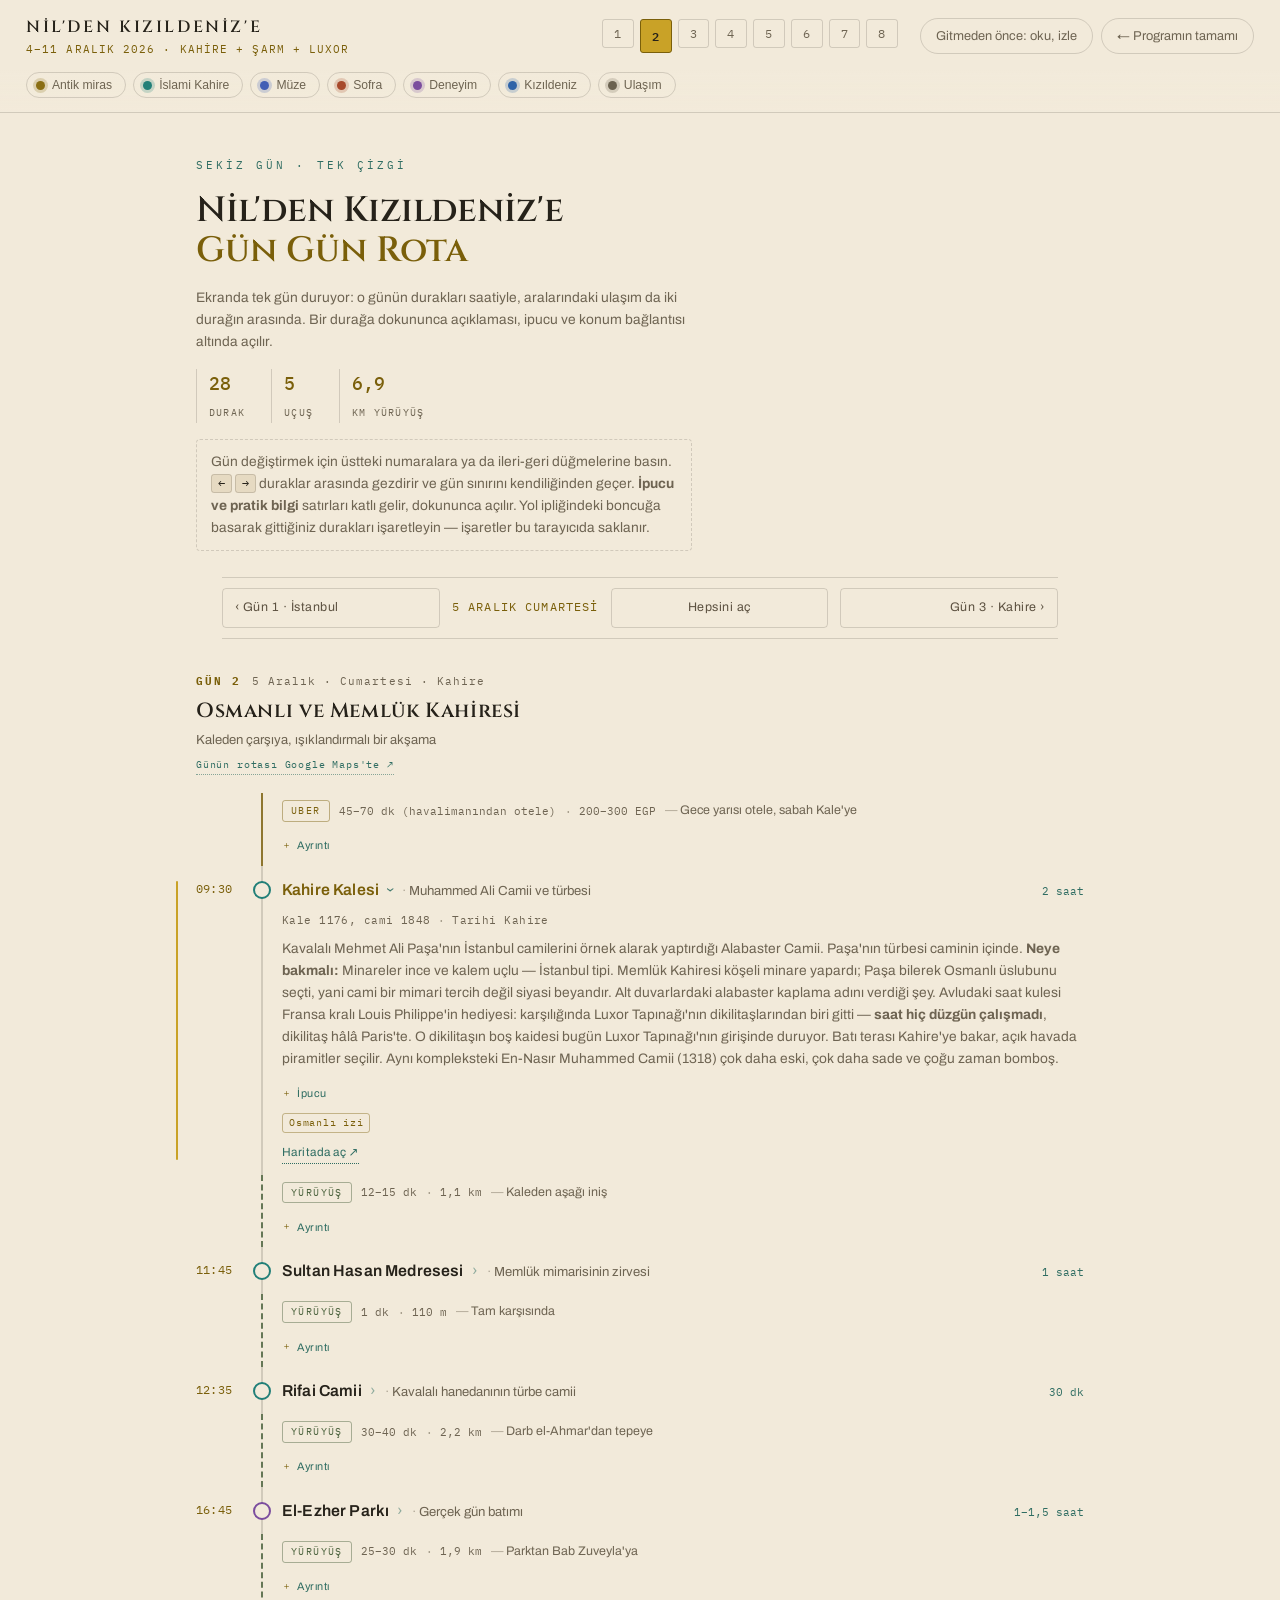
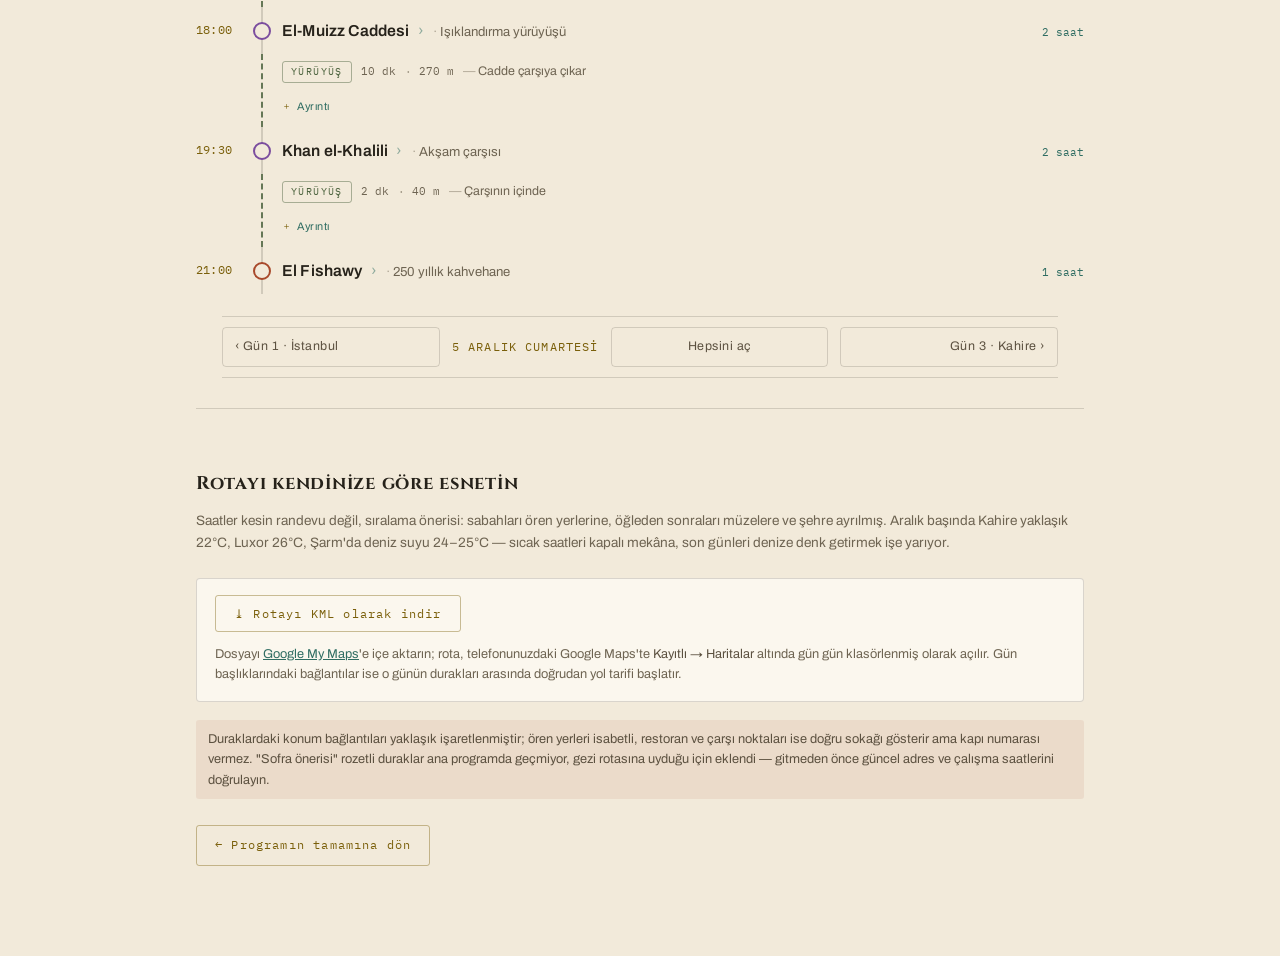
<file: rota.html>
<!DOCTYPE html>
<html lang="tr">
<head>
<meta charset="UTF-8">
<meta name="viewport" content="width=device-width, initial-scale=1.0">
<title>Nil'den Kızıldeniz'e — Kahire + Şarm + Luxor rotası</title>
<meta name="description" content="4–11 Aralık 2026 Mısır programının gün gün zaman çizelgesi: her durak saati, süresi ve aralarındaki ulaşımla.">
<link rel="preconnect" href="https://fonts.googleapis.com">
<link rel="preconnect" href="https://fonts.gstatic.com" crossorigin>
<link href="https://fonts.googleapis.com/css2?family=Archivo:wght@400;500;600&family=Cinzel:wght@500;600&family=IBM+Plex+Mono:wght@400;500&display=swap" rel="stylesheet">
<link href="assets/rota.css" rel="stylesheet">
</head>
<body>

<header class="ust">
  <div class="ust-sira">
    <a class="marka" href="./">
      <b>NİL'DEN KIZILDENİZ'E</b>
      <span>4–11 ARALIK 2026 · KAHİRE + ŞARM + LUXOR</span>
    </a>
    <ul class="gunler" id="gunler" aria-label="Günler"></ul>
    <div class="ust-cikis">
      <a class="geri" href="kaynaklar.html">Gitmeden önce: oku, izle</a>
      <a class="geri" href="./">← Programın tamamı</a>
    </div>
  </div>
  <div class="ust-sira">
    <ul class="filtreler" id="filtreler" aria-label="Katman süzgeçleri"></ul>
  </div>
</header>

<main class="sahne">

  <div class="panel">

    <section class="giris">
      <p class="eyebrow">Sekiz gün · tek çizgi</p>
      <h1>Nil'den Kızıldeniz'e<br><em>Gün Gün Rota</em></h1>
      <p>
        Ekranda tek gün duruyor: o günün durakları saatiyle, aralarındaki
        ulaşım da iki durağın arasında. Bir durağa dokununca açıklaması,
        ipucu ve konum bağlantısı altında açılır.
      </p>

      <div class="giris-olcu">
        <div><b id="olcu-durak">—</b><span>durak</span></div>
        <div><b id="olcu-ucus">—</b><span>uçuş</span></div>
        <div><b id="olcu-yuruyus">—</b><span>km yürüyüş</span></div>
      </div>

      <p class="ipucu-satir">
        Gün değiştirmek için üstteki numaralara ya da ileri-geri düğmelerine
        basın. <kbd>←</kbd> <kbd>→</kbd> duraklar arasında gezdirir ve gün
        sınırını kendiliğinden geçer. <b>İpucu ve pratik bilgi</b> satırları
        katlı gelir, dokununca açılır. Yol ipliğindeki boncuğa basarak
        gittiğiniz durakları işaretleyin — işaretler bu tarayıcıda saklanır.
      </p>
    </section>

    <nav class="gun-nav" aria-label="Gün değiştir">
      <button class="gun-nav-geri" type="button"></button>
      <span class="gun-nav-etiket"></span>
      <button class="hepsi-btn" type="button" aria-pressed="false">Hepsini aç</button>
      <button class="gun-nav-ileri" type="button"></button>
    </nav>

    <div id="panel"></div>

    <nav class="gun-nav" aria-label="Gün değiştir">
      <button class="gun-nav-geri" type="button"></button>
      <span class="gun-nav-etiket"></span>
      <button class="hepsi-btn" type="button" aria-pressed="false">Hepsini aç</button>
      <button class="gun-nav-ileri" type="button"></button>
    </nav>


    <section class="kapanis">
      <h2>Rotayı kendinize göre esnetin</h2>
      <p>
        Saatler kesin randevu değil, sıralama önerisi: sabahları ören yerlerine, öğleden
        sonraları müzelere ve şehre ayrılmış. Aralık başında Kahire yaklaşık 22°C, Luxor 26°C,
        Şarm'da deniz suyu 24–25°C — sıcak saatleri kapalı mekâna, son günleri denize denk
        getirmek işe yarıyor.
      </p>
      <div class="aktar">
        <button class="aktar-btn" id="kml-btn" type="button">⤓ Rotayı KML olarak indir</button>
        <p>
          Dosyayı <a href="https://mymaps.google.com" target="_blank" rel="noopener">Google My Maps</a>'e
          içe aktarın; rota, telefonunuzdaki Google Maps'te <em>Kayıtlı → Haritalar</em> altında
          gün gün klasörlenmiş olarak açılır. Gün başlıklarındaki bağlantılar ise o günün
          durakları arasında doğrudan yol tarifi başlatır.
        </p>
      </div>

      <p class="uyari">
        Duraklardaki konum bağlantıları yaklaşık işaretlenmiştir; ören yerleri isabetli,
        restoran ve çarşı noktaları ise doğru sokağı gösterir ama kapı numarası vermez. "Sofra önerisi"
        rozetli duraklar ana programda geçmiyor, gezi rotasına uyduğu için eklendi —
        gitmeden önce güncel adres ve çalışma saatlerini doğrulayın.
      </p>
      <a class="cikis" href="./">← Programın tamamına dön</a>
    </section>

  </div>

</main>


<script type="module" src="assets/rota.js"></script>
</body>
</html>
</file>
<file: assets/rota.css>
/* ============================================================
   Nil Boyunca — interaktif rota
   Aşağı kaydırmak güneye gitmektir: sayfanın dikey ekseni
   gerçek enlemi izler, Kahire 30.1°K'den Luxor 25.7°K'ye.
   ============================================================ */

:root {
  /* Kireçtaşı zemin, mürekkep metin — index.html ile aynı palet.
     Renkler açık zemine göre seçildi: metin 4,5:1, çizgi ve nokta gibi
     grafik ögeler 3:1 kontrastı geçiyor. Altının iki hâli var, çünkü
     #C9A227 kireçtaşı üstünde 2:1'de kalıyor: pigment hâli yalnızca
     dolgu olarak, koyu hâli metin ve çizgi olarak kullanılıyor. */
  --zemin:       #F2EADA;   /* sayfa */
  --kagit:       #FBF7EE;   /* yükseltilmiş yüzey */
  --oyuk:        #E6DAC2;   /* çukur yüzey: görsel yeri, kbd */

  --metin:       #26221A;   /* ana metin        13,2:1 */
  --metin-orta:  #5C5140;   /* ikincil, sıcak    6,5:1 */
  --metin-soluk: #6E6452;   /* susturulmuş       4,9:1 */

  --altin:       #C9A227;   /* pigment: yalnızca dolgu */
  --altin-yazi:  #7A5F0A;   /* metin ve çizgi    5,1:1 */
  --nil:         #2F6D62;   /* bağlantı, teal    5,0:1 */
  --cizgi:       rgba(38, 34, 26, .16);

  --k-antik:    #9A7B15;
  --k-islami:   #217F78;
  --k-muze:     #425FB5;
  --k-yemek:    #A8492B;
  --k-deneyim:  #7B4D9E;
  --k-ulasim:   #6B6250;

  --ust-h: 128px;
  --panel-w: 484px;
  --ip-x: 66px;   /* yol ipliğinin kart içindeki yatay ekseni */
}

* { margin: 0; padding: 0; box-sizing: border-box; }

html { scroll-behavior: smooth; }

body {
  background: var(--zemin);
  color: var(--metin);
  font-family: "Archivo", system-ui, sans-serif;
  font-size: 15px;
  line-height: 1.6;
  -webkit-font-smoothing: antialiased;
  overflow-x: hidden;
}

a { color: inherit; }

:focus-visible {
  outline: 2px solid var(--altin-yazi);
  outline-offset: 3px;
  border-radius: 2px;
}

.gizli-baslik {
  position: absolute; width: 1px; height: 1px;
  overflow: hidden; clip: rect(0 0 0 0); white-space: nowrap;
}

/* ————————————————————————————————— ÜST ŞERİT */

.ust {
  position: sticky; top: 0; z-index: 40;
  background: linear-gradient(var(--zemin) 62%, rgba(242, 234, 218, .93));
  border-bottom: 1px solid var(--cizgi);
  backdrop-filter: blur(14px);
}

.ust-sira {
  display: flex; align-items: center; gap: 22px;
  padding: 14px 26px;
  flex-wrap: wrap;
}

.ust-sira + .ust-sira {
  padding-top: 0; padding-bottom: 14px;
}

.marka {
  display: flex; flex-direction: column; gap: 1px;
  text-decoration: none; margin-right: auto;
}
.marka b {
  font-family: "Cinzel", serif;
  font-size: 1.02rem; font-weight: 600;
  letter-spacing: .16em; color: var(--metin);
}
.marka span {
  font-family: "IBM Plex Mono", monospace;
  font-size: .68rem; letter-spacing: .1em; color: var(--altin-yazi);
}

.geri {
  font-size: .8rem; color: var(--metin-soluk); text-decoration: none;
  border: 1px solid var(--cizgi); border-radius: 999px;
  padding: 7px 15px; white-space: nowrap;
  transition: color .18s ease, border-color .18s ease;
}
.geri:hover { color: var(--metin); border-color: var(--metin-orta); }
.ust-cikis { display: flex; gap: 8px; flex-wrap: wrap; }

/* Gün seçici */

.gunler {
  display: flex; gap: 6px; flex-wrap: wrap;
  list-style: none;
}
.gun-chip {
  font-family: "IBM Plex Mono", monospace;
  font-size: .74rem; letter-spacing: .06em;
  background: transparent; color: var(--metin-soluk);
  border: 1px solid var(--cizgi); border-radius: 3px;
  padding: 6px 11px; cursor: pointer;
  transition: color .18s ease, border-color .18s ease, background .18s ease;
}
.gun-chip:hover { color: var(--metin); border-color: var(--metin-orta); }
.gun-chip[aria-current="true"] {
  background: var(--altin); border-color: var(--altin-yazi);
  color: var(--metin); font-weight: 600;
}
.gun-chip.tamam::after { content: " ✓"; }
.gun-chip.tamam:not([aria-current="true"]) {
  color: var(--nil);
  border-color: color-mix(in srgb, var(--nil) 55%, transparent);
}

/* Kategori filtreleri */

.filtreler {
  display: flex; gap: 7px; flex-wrap: wrap; list-style: none;
}
.filtre {
  display: inline-flex; align-items: center; gap: 7px;
  font-size: .76rem; color: var(--metin-soluk);
  background: transparent; border: 1px solid var(--cizgi);
  border-radius: 999px; padding: 5px 13px 5px 9px;
  cursor: pointer;
  transition: color .18s ease, border-color .18s ease, opacity .18s ease;
}
.filtre:hover { color: var(--metin); }
.filtre .nokta {
  width: 9px; height: 9px; border-radius: 50%;
  background: var(--f-renk, var(--altin));
  box-shadow: 0 0 0 3px color-mix(in srgb, var(--f-renk, var(--altin)) 22%, transparent);
}
.filtre[aria-pressed="false"] { opacity: .38; }
.filtre[aria-pressed="false"] .nokta { background: var(--metin-soluk); box-shadow: none; }

/* ————————————————————————————————— SAHNE */

/* Tek sütun: odak duraklarda. Harita üstte, küçük ve yapışkan —
   nerede olduğunuzu göstermeye yeter, ekranı kaplamaz. */
.sahne {
  display: flex; flex-direction: column;
  max-width: 940px; margin: 0 auto;
}

.zemin-not {
  position: absolute; z-index: 6; right: 14px; top: 92px;
  max-width: 250px;
  font-family: "IBM Plex Mono", monospace; font-size: .68rem; line-height: 1.6;
  color: var(--metin-orta); background: var(--kagit);
  border: 1px solid color-mix(in srgb, var(--altin-yazi) 40%, transparent); border-radius: 3px;
  padding: 9px 12px; backdrop-filter: blur(8px);
  opacity: 0; transform: translateY(-6px); pointer-events: none;
  transition: opacity .3s ease, transform .3s ease;
}
.zemin-not.gorunur { opacity: 1; transform: none; }
#adim-sayac {
  font-family: "IBM Plex Mono", monospace;
  font-size: .7rem; letter-spacing: .05em; color: var(--altin-yazi);
  min-width: 46px; text-align: center;
}
@keyframes sonar {
  0%   { transform: scale(.35); opacity: 1; }
  100% { transform: scale(1);   opacity: 0; }
}

/* ————————————————————————————————— PANEL + NİLOMETRE */

.panel {
  position: relative;
  padding: 0 26px;
}


/* ————————————————————————————————— GİRİŞ BLOĞU */

.giris { padding: 74px 0 60px; max-width: 34rem; }
.giris .eyebrow {
  font-family: "IBM Plex Mono", monospace;
  font-size: .68rem; letter-spacing: .28em;
  color: var(--nil); text-transform: uppercase; margin-bottom: 16px;
}
.giris h1 {
  font-family: "Cinzel", serif; font-weight: 600;
  font-size: clamp(1.9rem, 3.4vw, 2.7rem); line-height: 1.14;
  color: var(--metin);
}
.giris h1 em { font-style: normal; color: var(--altin-yazi); }
.giris p { color: var(--metin-soluk); margin-top: 16px; }

.giris-olcu {
  display: flex; gap: 26px; margin-top: 28px; flex-wrap: wrap;
  font-family: "IBM Plex Mono", monospace;
}
.giris-olcu div { border-left: 1px solid var(--cizgi); padding-left: 12px; }
.giris-olcu b {
  display: block; font-size: 1.15rem; font-weight: 500; color: var(--altin-yazi);
}
.giris-olcu span {
  font-size: .64rem; letter-spacing: .12em;
  text-transform: uppercase; color: var(--metin-soluk);
}

.ipucu-satir {
  margin-top: 18px; padding: 11px 14px;
  border: 1px dashed var(--cizgi); border-radius: 4px;
  font-size: .78rem; color: var(--metin-soluk);
}
.ipucu-satir kbd {
  font-family: "IBM Plex Mono", monospace; font-size: .72rem;
  background: var(--oyuk); border: 1px solid var(--cizgi);
  border-radius: 3px; padding: 1px 6px; color: var(--metin);
}

/* ————————————————————————————————— GÜN BLOKLARI */

.gun-blok {
  padding-bottom: 22px;
  scroll-margin-top: calc(var(--ust-h) + 8px);
}

/* Tek gün modunda yapışkan olmasına gerek yok: sayfada zaten tek gün var. */
.gun-basi {
  position: static;
  padding: 16px 0 12px;
}
.gun-basi .sira {
  font-family: "IBM Plex Mono", monospace;
  font-size: .66rem; letter-spacing: .2em; color: var(--altin-yazi);
  display: flex; gap: 10px; align-items: baseline;
}
.gun-basi .sira span { color: var(--metin-soluk); letter-spacing: .1em; }
.gun-basi h2 {
  font-family: "Cinzel", serif; font-weight: 600;
  font-size: 1.28rem; letter-spacing: .03em;
  color: var(--metin); margin-top: 5px;
}
.gun-basi .tema { font-size: .82rem; color: var(--metin-soluk); margin-top: 2px; }
.gun-gmaps {
  display: inline-block; margin-top: 7px;
  font-family: "IBM Plex Mono", monospace;
  font-size: .64rem; letter-spacing: .08em;
  color: var(--nil); text-decoration: none;
  border-bottom: 1px dotted color-mix(in srgb, var(--nil) 55%, transparent);
  transition: color .18s ease, border-color .18s ease;
}
.gun-gmaps:hover { color: var(--metin); border-color: var(--metin-orta); }

/* ————————————————————————————————— DURAK KARTI */

.durak {
  position: relative;
  display: grid; grid-template-columns: 58px 1fr;
  gap: 28px; padding: 15px 0;
  border-top: 1px solid var(--cizgi);
  cursor: pointer;
  transition: opacity .28s ease;
}
.durak:first-of-type { border-top: 0; }

.durak .saat {
  font-family: "IBM Plex Mono", monospace;
  font-size: .78rem; color: var(--altin-yazi);
  padding-top: 2px; letter-spacing: .02em;
}

.durak .govde { min-width: 0; }

.durak h3 {
  font-size: .99rem; font-weight: 600; letter-spacing: .01em;
  color: var(--metin);
  display: flex; align-items: center; gap: 9px; flex-wrap: wrap;
}
.durak .alt { font-size: .82rem; color: var(--metin-soluk); margin-top: 1px; }
.durak .metin { font-size: .86rem; color: var(--metin-soluk); margin-top: 8px; }

/* Görsel: yüklenemezse img kendini kaldırır, çerçeve de boş kalmasın. */
/* Görsel metnin yanında küçük durur: tam genişlik şerit hem kötü kırpıyordu
   hem de her kartta göz önce fotoğrafa gidiyordu. */
.foto-cerceve {
  float: right; width: 190px; margin: 3px 0 10px 16px;
  border-radius: 4px; overflow: hidden;
  border: 1px solid var(--cizgi); background: var(--kagit);
  line-height: 0;
}
.foto-cerceve:empty { display: none; }
.durak-foto {
  width: 100%; height: 124px; object-fit: cover; display: block;
  filter: saturate(.86) contrast(1.04);
  transition: transform .4s cubic-bezier(.2, .8, .3, 1), filter .3s ease;
}
.durak:hover .durak-foto { transform: scale(1.03); filter: saturate(1) contrast(1.06); }
.durak.etkin .durak-foto { filter: saturate(1) contrast(1.06); }

/* Büyütülebilirlik görünsün: imleç ve köşedeki simge çerçevenin
   tıklanabilir olduğunu söylüyor. */
.foto-cerceve { position: relative; cursor: zoom-in; }
.foto-cerceve::after {
  content: "⤢"; position: absolute; right: 6px; bottom: 6px;
  width: 22px; height: 22px; display: grid; place-items: center;
  font-size: 12px; line-height: 1; color: var(--kagit);
  background: rgba(38, 34, 26, .62); border-radius: 3px;
  opacity: 0; transition: opacity .25s ease; pointer-events: none;
}
.durak:hover .foto-cerceve::after,
.durak.etkin .foto-cerceve::after { opacity: 1; }

/* ————————————————————————————————— Görsel büyüteci */

/* Yazar stili tarayıcının dialog:not([open]){display:none} kuralını ezer:
   bu satır olmadan büyüteç kapalıyken de sayfanın altında duruyordu. */
.buyutec:not([open]) { display: none; }
.buyutec {
  width: 100vw; max-width: 100vw; height: 100dvh; max-height: 100dvh;
  margin: 0; padding: 28px; border: 0; background: transparent;
  display: flex; flex-direction: column; align-items: center;
  justify-content: center; gap: 12px; cursor: zoom-out;
  overflow: hidden;
}
.buyutec::backdrop { background: rgba(242, 234, 218, .985); }
/* flex: 0 1 — kutu görselin kendi oranına otursun. 1 1 olsaydı kutu
   boşluğu doldurur, alt yazı resimden kopuk aşağıda kalırdı. */
.buyutec-foto {
  width: auto; height: auto; max-width: 100%; max-height: 100%;
  min-height: 0; flex: 0 1 auto;
  object-fit: contain; cursor: default;
  /* Kireçtaşı perdenin üstünde soluk bir fotoğraf zemine karışıyordu;
     çerçeve ve gölge onu duvara asılmış bir baskı gibi ayırıyor. */
  border: 1px solid var(--cizgi); border-radius: 3px;
  box-shadow: 0 18px 44px rgba(38, 34, 26, .22);
}
.buyutec-foto:not([src]) { display: none; }
.buyutec-alt {
  flex: 0 0 auto; display: flex; flex-wrap: wrap; gap: 12px;
  align-items: baseline; justify-content: center;
  font-size: 13px; color: var(--metin-soluk); cursor: default;
}
.buyutec-ad { color: var(--metin); letter-spacing: .01em; }
.buyutec-kaynak { color: var(--nil); text-decoration: none; }
.buyutec-kaynak:hover { text-decoration: underline; }
.buyutec-kapat {
  position: absolute; top: 14px; right: 16px; z-index: 1;
  width: 36px; height: 36px; border: 1px solid var(--cizgi);
  border-radius: 50%; background: var(--kagit);
  color: var(--metin); font-size: 15px; line-height: 1;
  cursor: pointer; transition: background .2s ease;
}
.buyutec-kapat:hover { background: var(--oyuk); }

@media (max-width: 1000px) {
  .buyutec { padding: 16px; }
  .buyutec-kapat { top: 8px; right: 8px; }
}

/* Künye: puan değil, doğrulanabilir bilgi */
.kunye {
  display: flex; flex-wrap: wrap; gap: 7px;
  margin: 7px 0 0;
  font-family: "IBM Plex Mono", monospace;
  font-size: .68rem; letter-spacing: .04em; color: var(--metin-soluk);
}
.kunye-ayrac { opacity: .6; }
.kunye .k-sure { color: var(--nil); }

.durak .rozetler {
  display: flex; gap: 6px; flex-wrap: wrap; margin-top: 10px;
}
.rozet {
  font-family: "IBM Plex Mono", monospace;
  font-size: .62rem; letter-spacing: .08em;
  border: 1px solid var(--cizgi); border-radius: 3px;
  padding: 2px 7px; color: var(--metin-soluk);
}
.rozet.vurgu { color: var(--altin-yazi); border-color: color-mix(in srgb, var(--altin-yazi) 40%, transparent); }
.rozet.oneri { color: var(--k-yemek); border-color: color-mix(in srgb, var(--k-yemek) 45%, transparent); }

/* ————————————————————————————————— YOL İPLİĞİ */

/* Yol ipliği: kartların solundan kesintisiz
   bir hat iner. Duraklar boncuk, geçişler ulaşım türünün renginde segment. */
.durak::after {
  content: ""; position: absolute;
  left: calc(var(--ip-x) - 1px); top: 0; bottom: 0;
  width: 2px; background: var(--cizgi);
}
.gun-basi + .durak::after { top: 18px; } /* günün ilk kartında iplik boncuktan başlar */

/* Boncuk: kategori renginde durak işareti, aynı zamanda "gezildi" düğmesi. */
.boncuk {
  position: absolute; z-index: 2;
  left: var(--ip-x); top: 11px; transform: translateX(-50%);
  width: 26px; height: 26px; padding: 0;
  display: grid; place-items: center;
  background: none; border: 0; cursor: pointer;
}
.boncuk::before {
  content: ""; grid-area: 1 / 1;
  width: 14px; height: 14px; border-radius: 50%;
  background: var(--zemin);
  border: 2px solid var(--d-renk, var(--altin-yazi));
  transition: transform .2s ease, background .2s ease;
}
.boncuk:hover::before { transform: scale(1.3); }
.boncuk .im {
  grid-area: 1 / 1; position: relative; z-index: 1;
  font-size: .6rem; font-weight: 700; line-height: 1;
  color: var(--metin); opacity: 0; transition: opacity .2s ease;
}
.durak.gidildi .boncuk::before { background: var(--d-renk, var(--altin-yazi)); }
.durak.gidildi .boncuk .im { opacity: 1; }

/* Gezilen durak arkada kalır ama okunur kalır. */
.durak.gidildi .saat,
.durak.gidildi .govde { opacity: .45; transition: opacity .25s ease; }
.durak.gidildi.etkin .saat,
.durak.gidildi.etkin .govde { opacity: .8; }
.durak.gidildi .durak-foto { filter: saturate(.25) contrast(1.02); }

/* ————————————————————————————————— ULAŞIM ŞERİDİ */

.gecis {
  margin: 0 0 0 calc(var(--ip-x) - 1px);
  padding: 9px 0 10px 24px;
  border-left: 2px solid color-mix(in srgb, var(--g-renk, var(--metin-soluk)) 85%, transparent);
}
/* Yürünen bacaklar noktalı çizgiyle */
.gecis[data-tur="yuruyus"] { border-left-style: dashed; }
.gun-basi-gecis { margin-top: 6px; }

.gecis-bas {
  display: flex; align-items: center; gap: 9px; flex-wrap: wrap;
}
.gecis-tur {
  font-family: "IBM Plex Mono", monospace;
  font-size: .62rem; letter-spacing: .14em;
  color: var(--g-renk); padding: 2px 8px; border-radius: 3px;
  border: 1px solid color-mix(in srgb, var(--g-renk) 45%, transparent);
}
.gecis-veri {
  font-family: "IBM Plex Mono", monospace;
  font-size: .68rem; color: var(--metin-soluk);
}
.gecis-veri + .gecis-veri::before { content: "· "; opacity: .6; }

.gecis-ozet { font-size: .8rem; color: var(--metin-soluk); margin-top: 4px; }
.gecis-detay { font-size: .8rem; color: var(--metin-soluk); margin-top: 4px; }

/* Uyarı bloğu: çubuk yerine hafif zemin — dikkat çeker ama
   sayfaya bir dikey çizgi daha eklemez. */
.gecis-dikkat {
  font-size: .79rem; color: var(--metin-orta);
  margin-top: 9px; padding: 7px 10px;
  background: color-mix(in srgb, var(--k-yemek) 9%, transparent);
  border-radius: 3px;
}
.gecis-dikkat b {
  color: var(--k-yemek); font-weight: 600;
  letter-spacing: .06em; text-transform: uppercase; font-size: .68rem;
}

/* Şerit zaten ayırıcı görevi görüyor; kartın kendi çizgisi çift olmasın. */
.gecis + .durak { border-top: 0; }

/* Aktif durak: soldan altın bir kılavuz çizgisi */
.durak::before {
  content: ""; position: absolute; left: -20px; top: 15px; bottom: 15px;
  width: 2px; background: var(--altin); border-radius: 2px;
  opacity: 0; transform: scaleY(.3); transform-origin: top;
  transition: opacity .3s ease, transform .3s ease;
}
.durak.etkin::before { opacity: 1; transform: scaleY(1); }
.durak.etkin h3 { color: var(--altin-yazi); }
.durak.suzuldu { opacity: .22; }

/* ————————————————————————————————— KAPANIŞ */

.kapanis {
  padding: 60px 0 90px; border-top: 1px solid var(--cizgi); margin-top: 30px;
}
.kapanis h2 {
  font-family: "Cinzel", serif; font-size: 1.15rem;
  color: var(--metin); letter-spacing: .04em;
}
.kapanis p { color: var(--metin-soluk); font-size: .85rem; margin-top: 12px; }
.kapanis .aktar {
  margin-top: 24px; padding: 16px 18px;
  border: 1px solid var(--cizgi); border-radius: 4px;
  background: var(--kagit);
}
.aktar-btn {
  font-family: "IBM Plex Mono", monospace;
  font-size: .74rem; letter-spacing: .1em;
  color: var(--altin-yazi); background: none;
  border: 1px solid color-mix(in srgb, var(--altin-yazi) 40%, transparent); border-radius: 3px;
  padding: 10px 18px; cursor: pointer;
  transition: background .2s ease, color .2s ease;
}
.aktar-btn:hover { background: var(--altin); color: var(--metin); }
.kapanis .aktar p { font-size: .8rem; margin-top: 12px; }
.kapanis .aktar a { color: var(--nil); }
.kapanis .aktar em { font-style: normal; color: var(--metin-orta); }

.kapanis .uyari {
  margin-top: 18px; font-size: .8rem; color: var(--metin-orta);
  padding: 9px 12px; border-radius: 3px;
  background: color-mix(in srgb, var(--k-yemek) 9%, transparent);
}
.kapanis .cikis {
  display: inline-block; margin-top: 26px;
  font-family: "IBM Plex Mono", monospace; font-size: .74rem;
  letter-spacing: .1em; color: var(--altin-yazi);
  border: 1px solid color-mix(in srgb, var(--altin-yazi) 40%, transparent); border-radius: 3px;
  padding: 10px 18px; text-decoration: none;
  transition: background .2s ease, color .2s ease;
}
.kapanis .cikis:hover { background: var(--altin); color: var(--metin); }

/* ————————————————————————————————— MOBİL */

@media (max-width: 1000px) {
  :root { --ust-h: 150px; }
  .panel { padding: 0 16px; }
  .gun-nav { margin: 0 16px 16px; gap: 8px; }
  .gun-nav button { padding: 9px 8px; font-size: .74rem; }
  .giris { padding-top: 42px; }
  .durak::before { left: -10px; }

  /* Şerit üç satıra sığsın: marka + çıkış, günler, süzgeçler. */
  .ust-sira { gap: 10px; padding: 10px 16px; }
  .ust-sira + .ust-sira { padding-bottom: 10px; }
  .marka b { font-size: .84rem; letter-spacing: .12em; }
  .marka span { font-size: .6rem; }
  .geri { padding: 5px 11px; font-size: .72rem; }
  .ust-cikis { gap: 6px; }
  .gunler { order: 3; flex-basis: 100%; }
  .gun-chip { padding: 5px 10px; font-size: .7rem; }

  .filtreler {
    flex-wrap: nowrap; overflow-x: auto;
    scrollbar-width: none; -webkit-overflow-scrolling: touch;
  }
  .filtreler::-webkit-scrollbar { display: none; }
  .filtre { flex: 0 0 auto; }
}

@media (max-width: 560px) {
  :root { --ip-x: 52px; }
  /* İplik ekseni de sola kayar, yoksa 46+12=58px'lik başlık sütunu
     boncuğun (57–75px) tam içine düşüyor. */
  :root { --ip-x: 52px; }
  .durak { grid-template-columns: 46px 1fr; gap: 26px; }
  .giris-olcu { gap: 18px; }
  .marka b { font-size: .92rem; }
  .gecis { padding-left: 16px; }
}

@media (prefers-reduced-motion: reduce) {
  html { scroll-behavior: auto; }
  *, *::before, *::after {
    animation-duration: .001ms !important;
    animation-iteration-count: 1 !important;
    transition-duration: .001ms !important;
  }
}

/* ————————————————————————————————— GÜN GÜN GÖRÜNÜM
   Ekranda tek gün durur; günler çiplerle ya da aşağıdaki/yukarıdaki
   ileri-geri düğmeleriyle değişir. */

.gun-blok { display: none; }
.gun-blok.acik { display: block; }

.gun-nav {
  display: flex; align-items: center; gap: 12px;
  margin: 0 26px 18px; padding: 10px 0;
  border-top: 1px solid var(--cizgi);
  border-bottom: 1px solid var(--cizgi);
}
.gun-nav:first-of-type { margin-top: 4px; }

.gun-nav button {
  flex: 1 1 0; min-width: 0;
  font: inherit; font-size: .78rem; letter-spacing: .04em;
  color: var(--metin-orta); background: none;
  border: 1px solid var(--cizgi); border-radius: 4px;
  padding: 9px 12px; cursor: pointer;
  white-space: nowrap; overflow: hidden; text-overflow: ellipsis;
  transition: border-color .2s ease, color .2s ease;
}
.gun-nav button:hover:not(:disabled) { border-color: var(--altin-yazi); color: var(--metin); }
.gun-nav button:disabled { opacity: .45; cursor: default; }
.gun-nav-geri { text-align: left; }
.gun-nav-ileri { text-align: right; }

.gun-nav-etiket {
  flex: 0 0 auto;
  font-family: "IBM Plex Mono", monospace;
  font-size: .72rem; letter-spacing: .1em; color: var(--altin-yazi);
  text-transform: uppercase;
}

/* ————————————————————————————————— KATLANABİLİR DETAY
   Zaman çizelgesi tek bakışta okunsun diye ipuçları ve geçiş ayrıntıları
   kapalı geliyor. */

.ipucu-kat, .gecis-kat { margin-top: 9px; }

.ipucu-kat > summary, .gecis-kat > summary {
  display: inline-flex; align-items: center; gap: 6px;
  font-family: "IBM Plex Mono", monospace;
  font-size: .66rem; letter-spacing: .12em; text-transform: uppercase;
  color: var(--metin-soluk); cursor: pointer; list-style: none;
  padding: 3px 0; user-select: none;
  transition: color .2s ease;
}
.ipucu-kat > summary::-webkit-details-marker,
.gecis-kat > summary::-webkit-details-marker { display: none; }

.ipucu-kat > summary::before, .gecis-kat > summary::before {
  content: "＋"; font-size: .8em; color: var(--altin-yazi);
  transition: transform .2s ease;
}
.ipucu-kat[open] > summary::before, .gecis-kat[open] > summary::before { content: "－"; }
.ipucu-kat > summary:hover, .gecis-kat > summary:hover { color: var(--metin-orta); }

/* Burada eskiden bir dikey çizgi vardı. Yol ipliğiyle ve içindeki
   DİKKAT bloğuyla üst üste binince satır başına üç çubuk düşüyordu;
   girinti zaten grupluyor, çizgi fazlalıktı. */
.katlanir-govde {
  margin-top: 7px; padding-left: 11px;
  font-size: .81rem; line-height: 1.62; color: var(--metin-orta); opacity: .92;
}
.katlanir-govde p + p { margin-top: 7px; }
.katlanir-govde b { color: var(--metin); }

/* Baskıda her şey açık olsun. */
@media print {
  .ipucu-kat > summary, .gecis-kat > summary { display: none; }
  .gun-blok { display: block !important; }
  .gun-nav { display: none; }
}

/* Dar ekranda gün düğmesinde şehir adı gizlenir; numara yeter. */
@media (max-width: 560px) {
  .gun-nav-sehir { display: none; }
  .gun-nav-etiket { font-size: .64rem; letter-spacing: .06em; }
}

/* ————————————————————————————————— YOĞUNLUK AYARI
   Kart içinde yedi ayrı tipografik ağırlık vardı; sıralama artık
   saat → ad → künye → metin şeklinde, gerisi geri planda. */

.durak .govde::after { content: ""; display: block; clear: both; }

/* Katlanır tetikleyicileri gürültü yapmasın: küçük, sakin, hep aynı yerde. */
.ipucu-kat > summary, .gecis-kat > summary {
  font-size: .68rem; letter-spacing: .04em; text-transform: none;
  font-family: inherit; color: var(--nil);
}
.ipucu-kat > summary:hover, .gecis-kat > summary:hover { color: var(--altin-yazi); }

/* Rozet yalnızca gerçekten ayırt edici olanlarda kaldı; onlar da hafif. */
.rozet { font-size: .6rem; padding: 1px 6px; }
.durak .rozetler { margin-top: 8px; }

/* Giriş bir ekran yer kaplamasın: sayfa hızlı bakılacak bir referans. */
.giris { padding: 40px 0 30px; }
.giris h1 { margin-bottom: 10px; }

@media (max-width: 700px) {
  /* Dar ekranda yan görsel metni 100 pikselden dar bırakıyor: tam genişliğe dön. */
  .foto-cerceve { float: none; width: 100%; margin: 10px 0 0; }
  .durak-foto { height: 150px; }
}

.durak, .gun-basi, .gun-blok {
  scroll-margin-top: calc(var(--ust-h) + 200px);
}

@media (max-width: 1000px) {
  .durak, .gun-basi, .gun-blok { scroll-margin-top: calc(var(--ust-h) + 168px); }
}


/* ————————————————————————————————— ÖZET SATIRI + AÇILAN AYRINTI
   Gezi listesi önce taranabilir olmalı: her durak tek satırlık bir özet,
   ayrıntı yalnızca seçili durakta açılır. Wanderlog/TripIt kalıbı. */

.durak .ozet {
  display: flex; align-items: baseline; gap: 10px 14px; flex-wrap: wrap;
}
.durak .ozet-ad { flex: 1 1 260px; min-width: 0; }
.durak .ozet h3 { display: inline; }
.durak .ozet .alt {
  display: inline; margin-left: 9px;
  font-size: .82rem; color: var(--metin-soluk);
}
.durak .ozet .alt::before { content: "· "; opacity: .5; }
.durak .kunye { flex: 0 0 auto; margin: 0; }

/* Ayrıntı kapalı: yükseklik animasyonu yok, anlık açılıyor —
   dokuz durağı tararken geçiş beklemek yorucu olurdu. */
.durak .detay { display: none; padding-top: 10px; }
.durak.acilmis .detay,
body.hepsi-acik .durak .detay { display: block; }

/* Satırın tıklanabilir olduğunu gösteren ince işaret. */
.durak .ozet-ad h3::after {
  content: "›"; margin-left: 8px;
  color: var(--nil); opacity: .5;
  font-weight: 400; transition: transform .2s ease, opacity .2s ease;
  display: inline-block;
}
.durak.acilmis .ozet-ad h3::after { transform: rotate(90deg); opacity: .9; }
body.hepsi-acik .ozet-ad h3::after { display: none; }

.durak { padding: 11px 0; }
.durak:hover .ozet-ad h3::after { opacity: 1; }

/* Geçiş şeridi tek satır: tür, süre, mesafe, ücret ve özet yan yana. */
.gecis { padding: 7px 0 8px 19px; }
.gecis-ozet {
  font-size: .78rem; color: var(--metin-soluk); margin: 0;
}
.gecis-ozet::before { content: "— "; opacity: .5; }

/* Okuma modu anahtarı */
.hepsi-btn {
  flex: 0 0 auto; font: inherit; font-size: .7rem; letter-spacing: .06em;
  color: var(--nil); background: none; border: 1px solid var(--cizgi);
  border-radius: 4px; padding: 7px 10px; cursor: pointer; white-space: nowrap;
  transition: border-color .2s ease, color .2s ease;
}
.hepsi-btn:hover { border-color: var(--altin-yazi); color: var(--metin); }
.hepsi-btn[aria-pressed="true"] { color: var(--altin-yazi); border-color: color-mix(in srgb, var(--altin-yazi) 40%, transparent); }

@media print { .durak .detay { display: block !important; } }

@media (max-width: 620px) {
  .durak .ozet .alt { display: block; margin-left: 0; }
  .durak .ozet .alt::before { content: none; }
  .hepsi-btn { display: none; }
}

/* Satırda yalnızca süre durur; başlıktan kopmasın diye sağa yaslı ama sakin. */
.ozet-sure {
  flex: 0 0 auto; margin-left: auto;
  font-family: "IBM Plex Mono", monospace;
  font-size: .68rem; color: var(--nil);
  white-space: nowrap;
}
.durak.etkin .ozet-sure { opacity: 1; }

/* Giriş kısalsın: sayfaya gelen önce duraklara baksın, açıklamaya değil. */
.giris { padding: 28px 0 22px; }
.giris h1 { font-size: clamp(1.5rem, 3.2vw, 2.2rem); margin-bottom: 8px; }
.giris > p { font-size: .86rem; max-width: 62ch; }
.giris-olcu { margin-top: 16px; }
.ipucu-satir { margin-top: 14px; font-size: .74rem; }

@media (max-width: 620px) {
  .ozet-sure { margin-left: 0; }
}

/* Gömülü harita yerine durak başına konum bağlantısı. */
.konum-bag {
  display: inline-block; margin-top: 10px;
  font-size: .74rem; letter-spacing: .04em;
  color: var(--nil); text-decoration: none;
  border-bottom: 1px dotted currentColor; padding-bottom: 1px;
  transition: color .2s ease;
}
.konum-bag:hover { color: var(--altin-yazi); }

/* ————————————————————————————————— TELEFON: ÜST ŞERİT VE GİRİŞ
   Telefonda şerit ve giriş ilk ekranın yarısını kaplıyordu. Marka alt
   satırı ve "Gitmeden önce" düğmesi şeritten çıkar (kapanışta ve
   programda zaten var), süzgeçler tek satırda yana kayar, kısayol
   tuşlarını anlatan yardım metni dokunmatik ekranda gizlenir. */
.filtre { white-space: nowrap; }

@media (max-width: 620px) {
  .marka span { display: none; }
  .ust-cikis .geri[href="kaynaklar.html"] { display: none; }
  .ust-sira { padding: 8px 14px; gap: 8px; }
  .ust-sira + .ust-sira { padding-bottom: 8px; }
  .gun-chip { padding: 5px 0; min-width: 34px; text-align: center; }
  .gunler { gap: 5px; }
  .giris { padding: 18px 0 14px; }
  .giris > p:not(.ipucu-satir) { font-size: .82rem; margin-top: 8px; }
  .ipucu-satir { display: none; }
  .giris-olcu { margin-top: 12px; }
}
</file>
